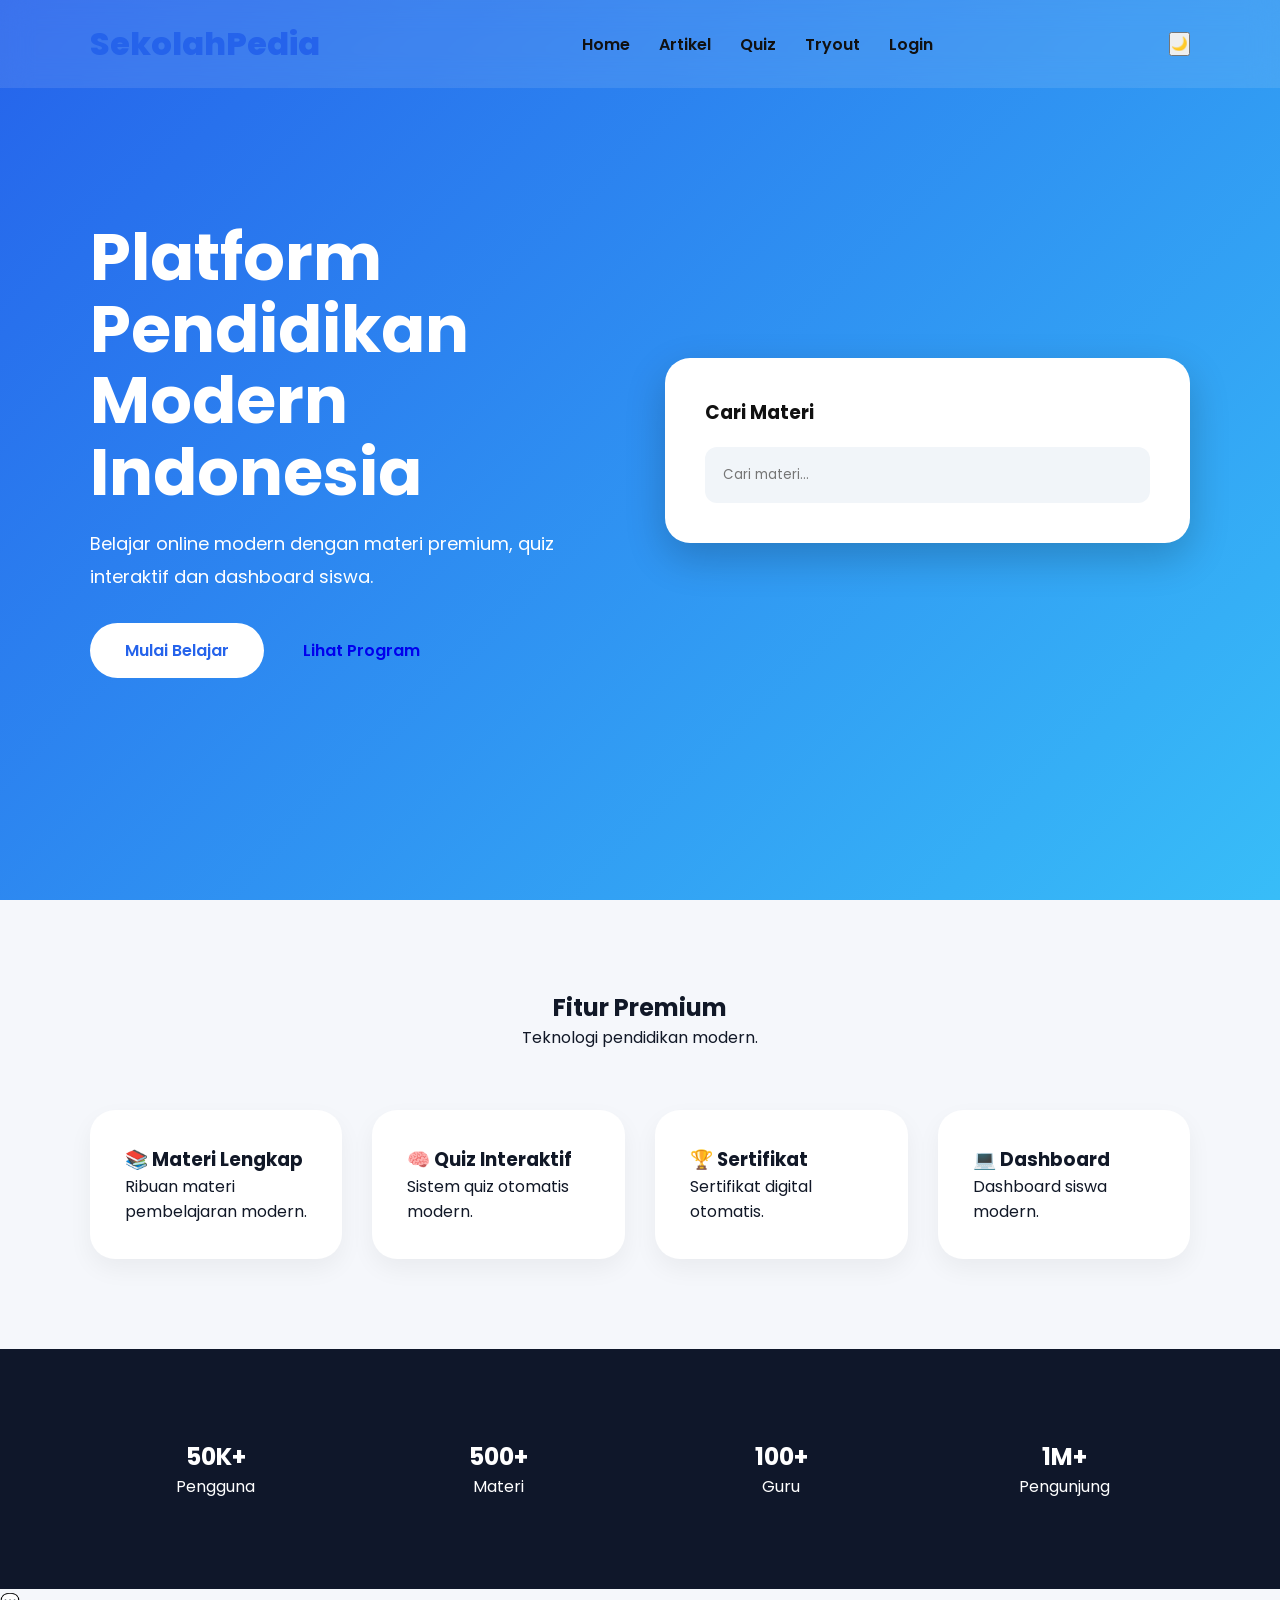
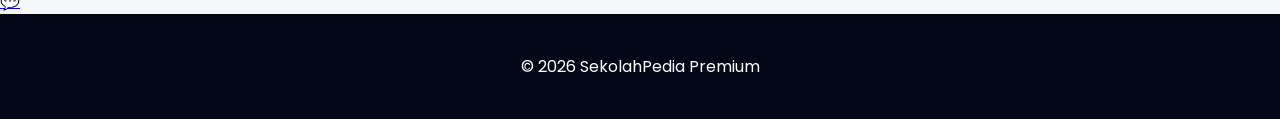
<file: index.html>
<!DOCTYPE html>
<html lang="id">
<head>
<meta charset="UTF-8">
<meta name="viewport" content="width=device-width, initial-scale=1.0">
<title>SekolahPedia Premium</title>
<link rel="stylesheet" href="css/style.css">
<link href="https://fonts.googleapis.com/css2?family=Poppins:wght@300;400;500;600;700;800&display=swap" rel="stylesheet">
<link rel="stylesheet" href="https://unpkg.com/aos@next/dist/aos.css"/>
</head>
  <script src="https://unpkg.com/aos@next/dist/aos.js"></script>

<script>
AOS.init({
duration:1000,
once:true
});
</script>
<body>

<div id="loader">
<div class="spinner"></div>
</div>

<header>
<div class="logo">Sekolah<span>Pedia</span></div>

<nav>
<a href="index.html">Home</a>
<a href="artikel.html">Artikel</a>
<a href="quiz.html">Quiz</a>
<a href="tryout.html">Tryout</a>
<a href="login.html">Login</a>
</nav>

<button id="darkMode">🌙</button>
</header>

<section class="hero">
<div class="hero-left" data-aos="fade-right">
<h1>Platform Pendidikan Modern Indonesia</h1>
<p>
Belajar online modern dengan materi premium,
quiz interaktif dan dashboard siswa.
</p>

<div class="hero-buttons">
<a href="#" class="btn btn-primary">Mulai Belajar</a>
<a href="#" class="btn btn-outline">Lihat Program</a>
</div>
</div>

<div class="hero-right" data-aos="fade-left">
<div class="hero-card">
<h3>Cari Materi</h3>
<input type="text" id="search" placeholder="Cari materi...">
</div>
</div>
</section>

<section>
<div class="section-title">
<h2>Fitur Premium</h2>
<p>Teknologi pendidikan modern.</p>
</div>

<div class="features">
<div class="feature-card">
<h3>📚 Materi Lengkap</h3>
<p>Ribuan materi pembelajaran modern.</p>
</div>

<div class="feature-card">
<h3>🧠 Quiz Interaktif</h3>
<p>Sistem quiz otomatis modern.</p>
</div>

<div class="feature-card">
<h3>🏆 Sertifikat</h3>
<p>Sertifikat digital otomatis.</p>
</div>

<div class="feature-card">
<h3>💻 Dashboard</h3>
<p>Dashboard siswa modern.</p>
</div>
</div>
</section>

<section class="stats">
<div class="stats-grid">
<div class="stat">
<h2>50K+</h2>
<p>Pengguna</p>
</div>

<div class="stat">
<h2>500+</h2>
<p>Materi</p>
</div>

<div class="stat">
<h2>100+</h2>
<p>Guru</p>
</div>

<div class="stat">
<h2>1M+</h2>
<p>Pengunjung</p>
</div>
</div>
</section>

<a href="https://wa.me/6285649920185" class="wa">💬</a>

<footer>
<p>© 2026 SekolahPedia Premium</p>
</footer>

<script src="https://unpkg.com/aos@next/dist/aos.js"></script>
<script>
AOS.init();
</script>
<script src="js/script.js"></script>

</body>
</html>
</file>
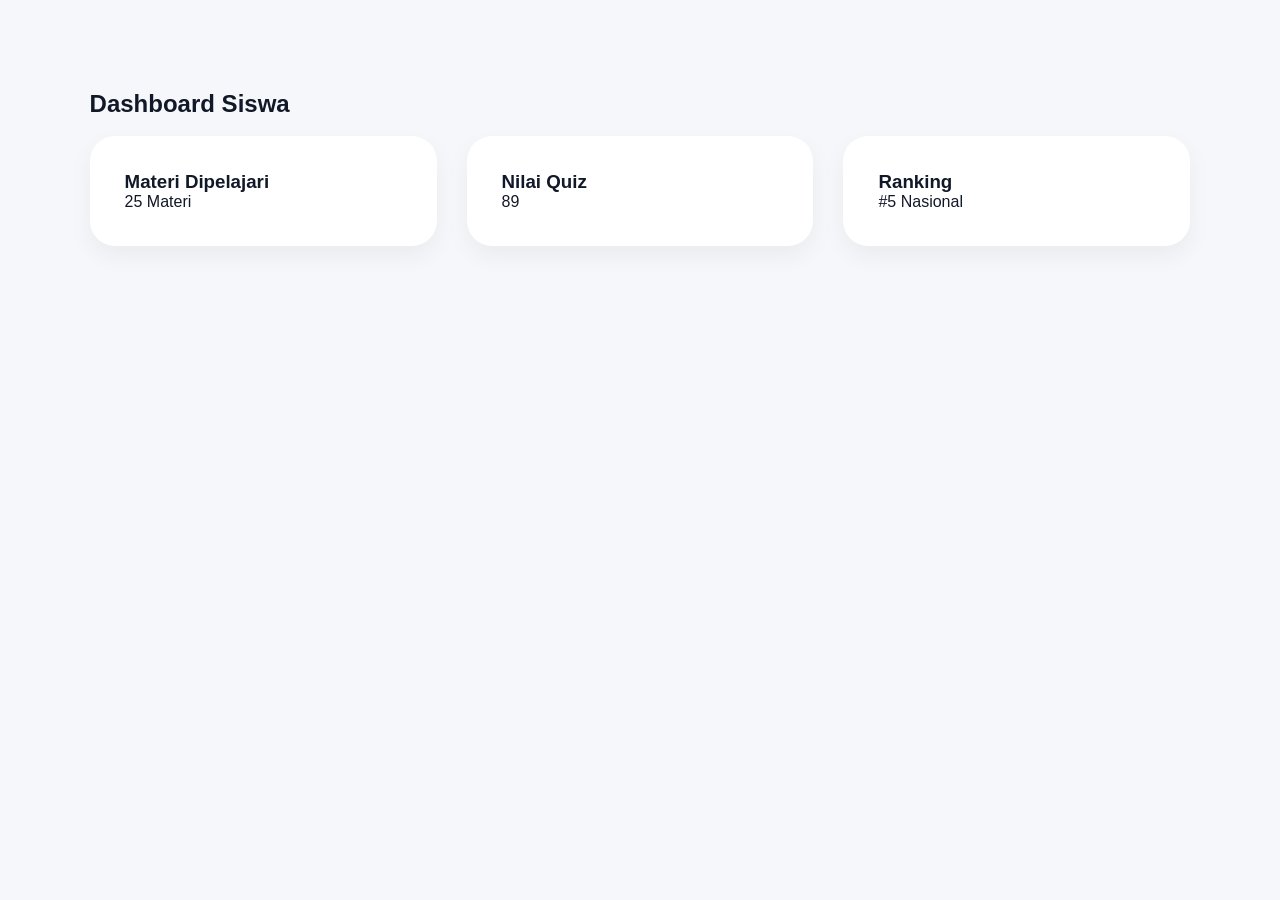
<file: dashboard.html>
<!DOCTYPE html>
<html lang="id">
<head>
<meta charset="UTF-8">
<meta name="viewport" content="width=device-width, initial-scale=1.0">
<title>Dashboard</title>
<link rel="stylesheet" href="css/style.css">
</head>
<body>

<section>
<h1>Dashboard Siswa</h1>
<br>
<div class="features">
<div class="feature-card">
<h3>Materi Dipelajari</h3>
<p>25 Materi</p>
</div>

<div class="feature-card">
<h3>Nilai Quiz</h3>
<p>89</p>
</div>

<div class="feature-card">
<h3>Ranking</h3>
<p>#5 Nasional</p>
</div>
</div>
</section>

</body>
</html>
</file>
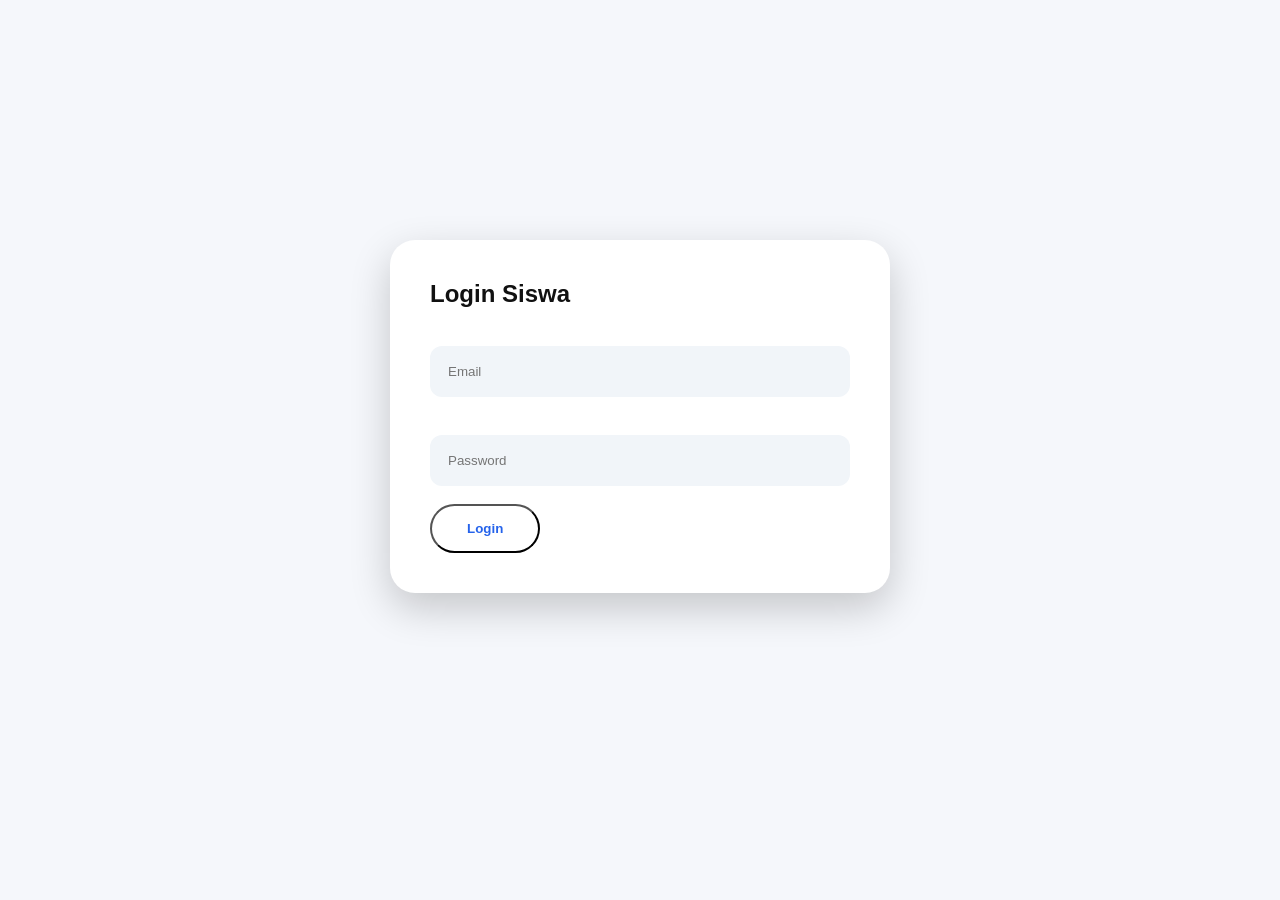
<file: login.html>
<!DOCTYPE html>
<html lang="id">
<head>
<meta charset="UTF-8">
<meta name="viewport" content="width=device-width, initial-scale=1.0">
<title>Login Siswa</title>
<link rel="stylesheet" href="css/style.css">
</head>
<body>

<section>
<div class="hero-card" style="max-width:500px;margin:auto;margin-top:150px;">
<h2>Login Siswa</h2>
<br>
<input type="email" placeholder="Email">
<br><br>
<input type="password" placeholder="Password">
<br><br>
<button class="btn btn-primary">Login</button>
</div>
</section>

</body>
</html>
</file>
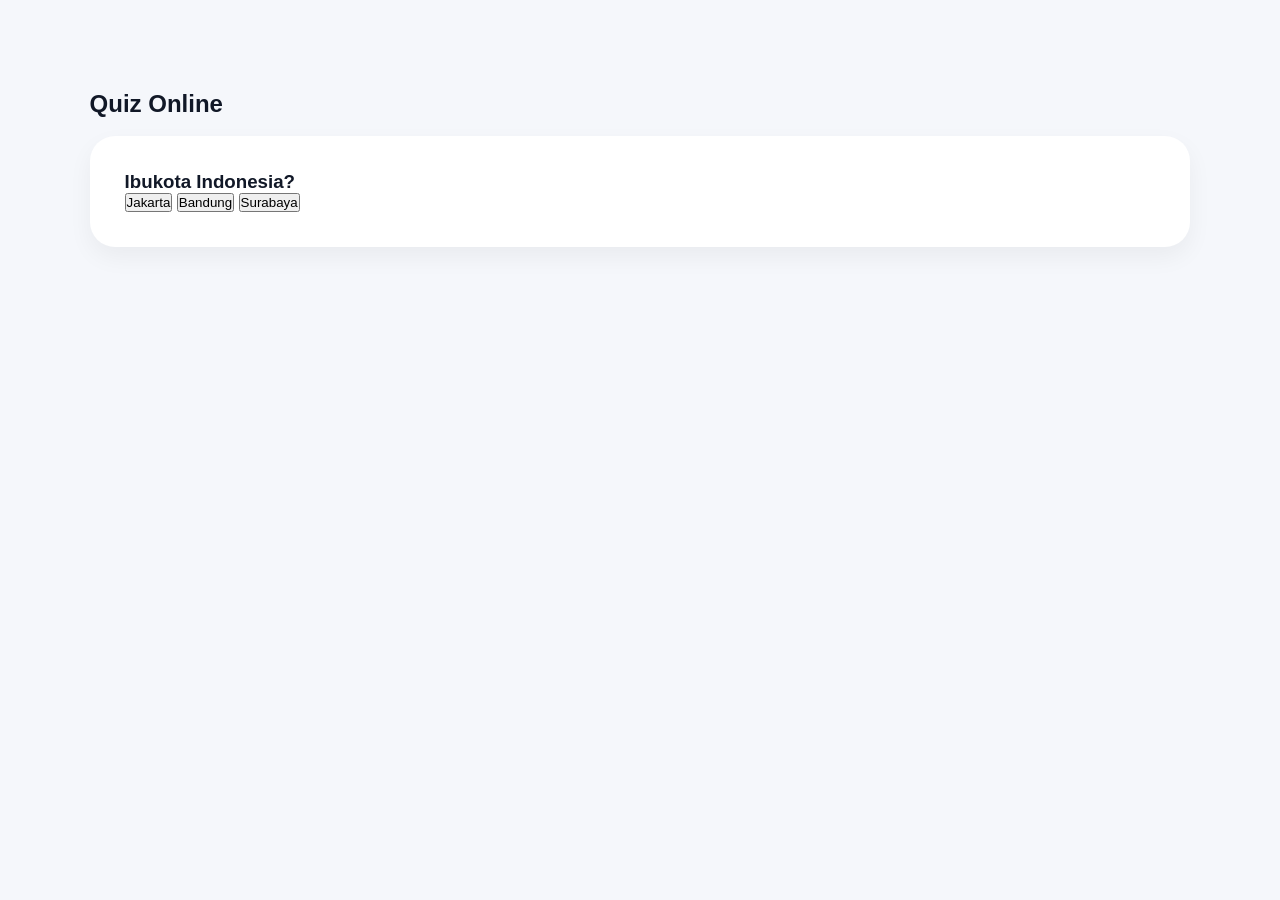
<file: quiz.html>
<!DOCTYPE html>
<html lang="id">
<head>
<meta charset="UTF-8">
<meta name="viewport" content="width=device-width, initial-scale=1.0">
<title>Quiz Online</title>
<link rel="stylesheet" href="css/style.css">
</head>
<body>

<section>
<h1>Quiz Online</h1>
<br>
<div class="feature-card">
<h3>Ibukota Indonesia?</h3>
<button>Jakarta</button>
<button>Bandung</button>
<button>Surabaya</button>
</div>
</section>

</body>
</html>
</file>
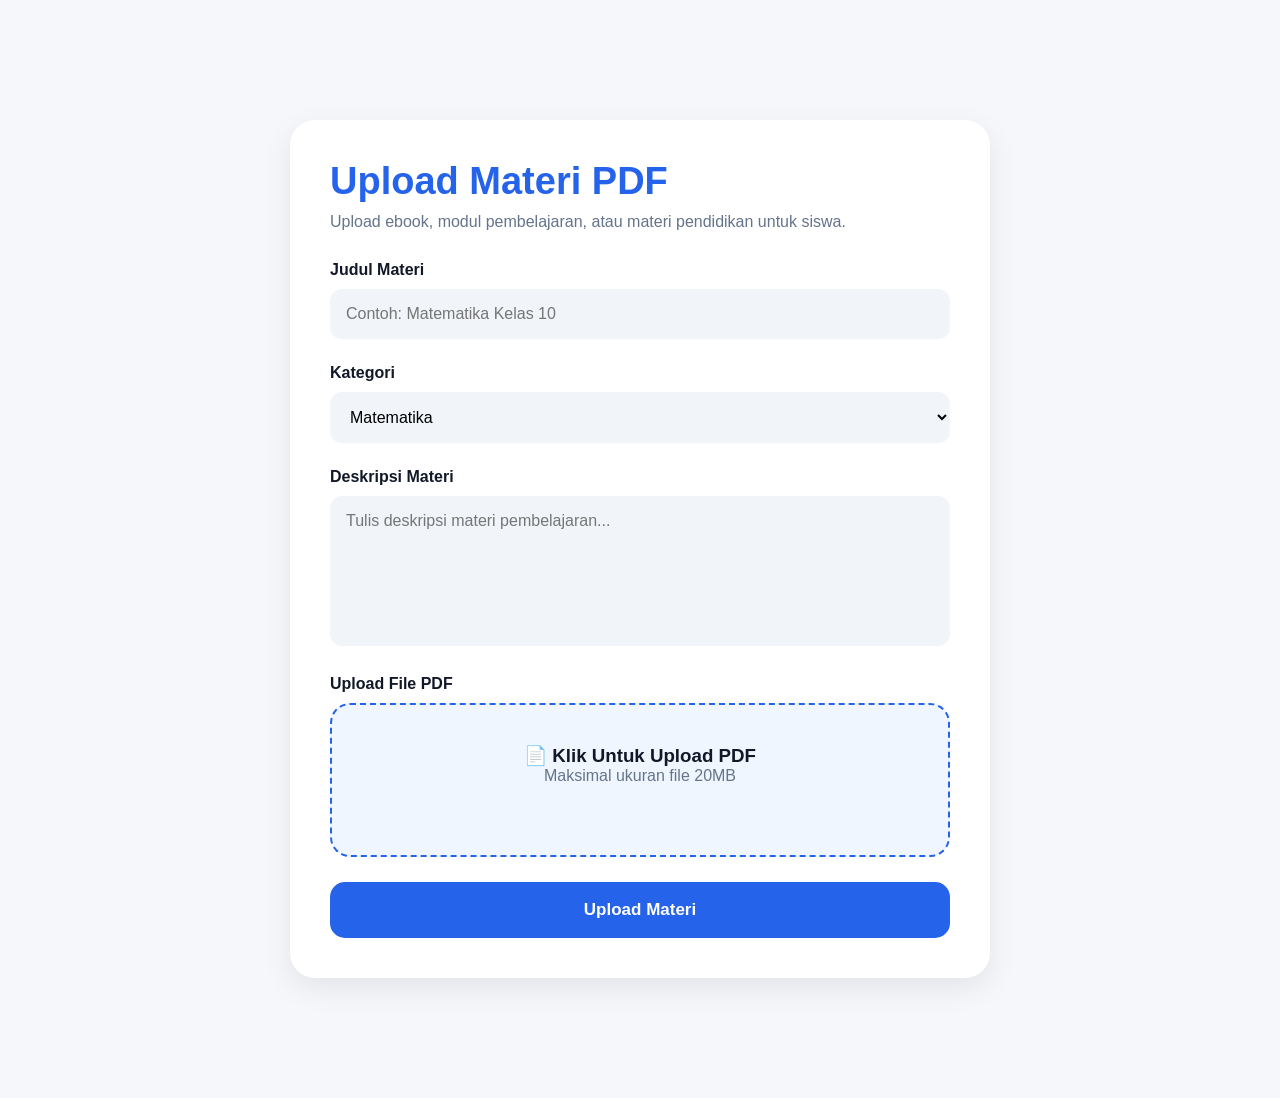
<file: admin/upload.html>
<!DOCTYPE html>
<html lang="id">
<head>
<meta charset="UTF-8">
<meta name="viewport" content="width=device-width, initial-scale=1.0">
<title>Admin Upload Materi</title>

<link rel="stylesheet" href="../css/style.css">

<style>

body{
background:#f5f7fb;
font-family:'Poppins',sans-serif;
}

.upload-container{
max-width:700px;
margin:120px auto;
background:white;
padding:40px;
border-radius:25px;
box-shadow:0 10px 30px rgba(0,0,0,0.08);
}

.upload-container h1{
margin-bottom:10px;
font-size:38px;
color:#2563eb;
}

.upload-container p{
margin-bottom:30px;
color:#64748b;
}

.form-group{
margin-bottom:25px;
}

label{
display:block;
margin-bottom:10px;
font-weight:600;
}

input,
textarea,
select{
width:100%;
padding:16px;
border:none;
background:#f1f5f9;
border-radius:12px;
font-size:16px;
outline:none;
}

textarea{
height:150px;
resize:none;
}

.upload-box{
border:2px dashed #2563eb;
padding:40px;
border-radius:20px;
text-align:center;
background:#eff6ff;
cursor:pointer;
transition:0.3s;
}

.upload-box:hover{
background:#dbeafe;
}

.upload-box input{
display:none;
}

.upload-btn{
width:100%;
padding:18px;
background:#2563eb;
color:white;
border:none;
border-radius:15px;
font-size:17px;
font-weight:600;
cursor:pointer;
transition:0.3s;
}

.upload-btn:hover{
background:#1d4ed8;
}

.preview{
margin-top:20px;
padding:15px;
background:#f8fafc;
border-radius:12px;
display:none;
}

.success{
margin-top:20px;
padding:18px;
background:#dcfce7;
color:#166534;
border-radius:12px;
display:none;
font-weight:600;
}

@media(max-width:768px){

.upload-container{
margin:100px 20px;
padding:25px;
}

.upload-container h1{
font-size:30px;
}

}

</style>
</head>

<body>

<div class="upload-container">

<h1>Upload Materi PDF</h1>

<p>
Upload ebook, modul pembelajaran, atau materi pendidikan untuk siswa.
</p>

<form id="uploadForm">

<div class="form-group">
<label>Judul Materi</label>
<input type="text" placeholder="Contoh: Matematika Kelas 10">
</div>

<div class="form-group">
<label>Kategori</label>

<select>
<option>Matematika</option>
<option>Bahasa Inggris</option>
<option>IPA</option>
<option>IPS</option>
<option>Teknologi</option>
<option>Bahasa Indonesia</option>
</select>

</div>

<div class="form-group">
<label>Deskripsi Materi</label>

<textarea placeholder="Tulis deskripsi materi pembelajaran..."></textarea>
</div>

<div class="form-group">

<label>Upload File PDF</label>

<div class="upload-box" onclick="document.getElementById('fileInput').click()">

<input type="file" id="fileInput" accept=".pdf">

<h3>📄 Klik Untuk Upload PDF</h3>

<p>Maksimal ukuran file 20MB</p>

</div>

<div class="preview" id="preview"></div>

</div>

<button type="submit" class="upload-btn">
Upload Materi
</button>

<div class="success" id="success">
✅ Materi berhasil diupload!
</div>

</form>

</div>

<script>

const fileInput = document.getElementById("fileInput");
const preview = document.getElementById("preview");
const form = document.getElementById("uploadForm");
const success = document.getElementById("success");

fileInput.addEventListener("change", ()=>{

const file = fileInput.files[0];

if(file){

preview.style.display = "block";

preview.innerHTML = `
<strong>File:</strong> ${file.name}<br>
<strong>Ukuran:</strong> ${(file.size / 1024 / 1024).toFixed(2)} MB
`;

}

});

form.addEventListener("submit",(e)=>{

e.preventDefault();

success.style.display = "block";

setTimeout(()=>{
success.style.display = "none";
},3000);

});

</script>

</body>
</html>
</file>
<file: css/style.css>
*{
margin:0;
padding:0;
box-sizing:border-box;
font-family:'Poppins',sans-serif;
}

body{
background:#f5f7fb;
color:#111827;
overflow-x:hidden;
}

header{
position:fixed;
top:0;
left:0;
width:100%;
padding:20px 7%;
display:flex;
justify-content:space-between;
align-items:center;
background:rgba(255,255,255,0.1);
backdrop-filter:blur(15px);
z-index:1000;
}

.logo{
font-size:32px;
font-weight:800;
color:#2563eb;
}

nav a{
text-decoration:none;
margin-left:25px;
color:#111;
font-weight:600;
}

.hero{
min-height:100vh;
padding:150px 7%;
display:flex;
align-items:center;
justify-content:space-between;
gap:50px;
flex-wrap:wrap;
background:linear-gradient(135deg,#2563eb,#38bdf8);
color:white;
}

.hero-left{
flex:1;
min-width:300px;
}

.hero-left h1{
font-size:65px;
line-height:1.1;
margin-bottom:20px;
}

.hero-left p{
font-size:18px;
line-height:1.8;
margin-bottom:30px;
}

.btn{
padding:15px 35px;
border-radius:50px;
text-decoration:none;
font-weight:600;
display:inline-block;
}

.btn-primary{
background:white;
color:#2563eb;
}

.hero-right{
flex:1;
min-width:300px;
}

.hero-card{
background:white;
padding:40px;
border-radius:25px;
color:#111;
box-shadow:0 15px 40px rgba(0,0,0,0.2);
}

.hero-card input{
width:100%;
padding:18px;
border:none;
border-radius:12px;
background:#f1f5f9;
margin-top:20px;
}

section{
padding:90px 7%;
}

.section-title{
text-align:center;
margin-bottom:60px;
}

.features{
display:grid;
grid-template-columns:repeat(auto-fit,minmax(250px,1fr));
gap:30px;
}

.feature-card{
background:white;
padding:35px;
border-radius:25px;
box-shadow:0 10px 25px rgba(0,0,0,0.05);
transition:0.3s;
}

.feature-card:hover{
transform:translateY(-10px);
}

.stats{
background:#0f172a;
color:white;
}

.stats-grid{
display:grid;
grid-template-columns:repeat(auto-fit,minmax(200px,1fr));
gap:30px;
text-align:center;
}

footer{
background:#020617;
color:white;
text-align:center;
padding:40px;
}

@media(max-width:768px){

.hero-left h1{
font-size:42px;
}

nav{
display:none;
}
  .feature-card:hover{
transform:translateY(-12px) scale(1.02);
box-shadow:0 20px 40px rgba(0,0,0,0.12);
}
.wa{
position:fixed;
right:20px;
bottom:20px;
width:60px;
height:60px;
background:#25d366;
display:flex;
justify-content:center;
align-items:center;
border-radius:50%;
font-size:30px;
color:white;
text-decoration:none;
z-index:999;
}
  #loader{
position:fixed;
width:100%;
height:100vh;
background:white;
display:flex;
justify-content:center;
align-items:center;
z-index:99999;
}

.spinner{
width:60px;
height:60px;
border:6px solid #ddd;
border-top:6px solid #2563eb;
border-radius:50%;
animation:spin 1s linear infinite;
}

@keyframes spin{
100%{
transform:rotate(360deg);
}
}
}
</file>
